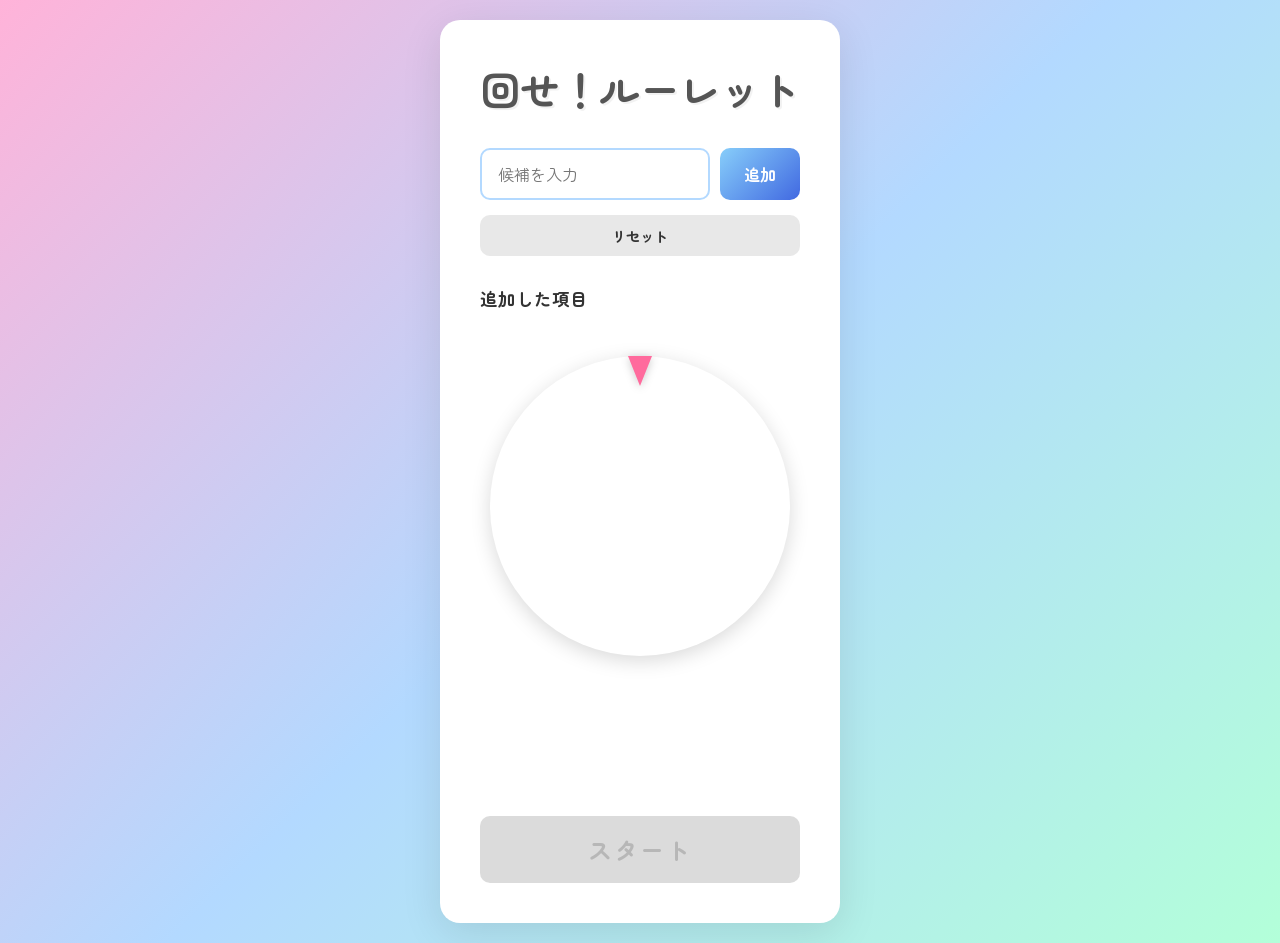
<file: index.html>
<!DOCTYPE html>
<html lang="ja">
<head>
    <meta charset="UTF-8">
    <meta name="viewport" content="width=device-width, initial-scale=1.0">
    <title>Webアプリ</title>
</head>
<body>
    <div id="app"></div>

    <script src="app.js"></script>
</body>
</html>
</file>
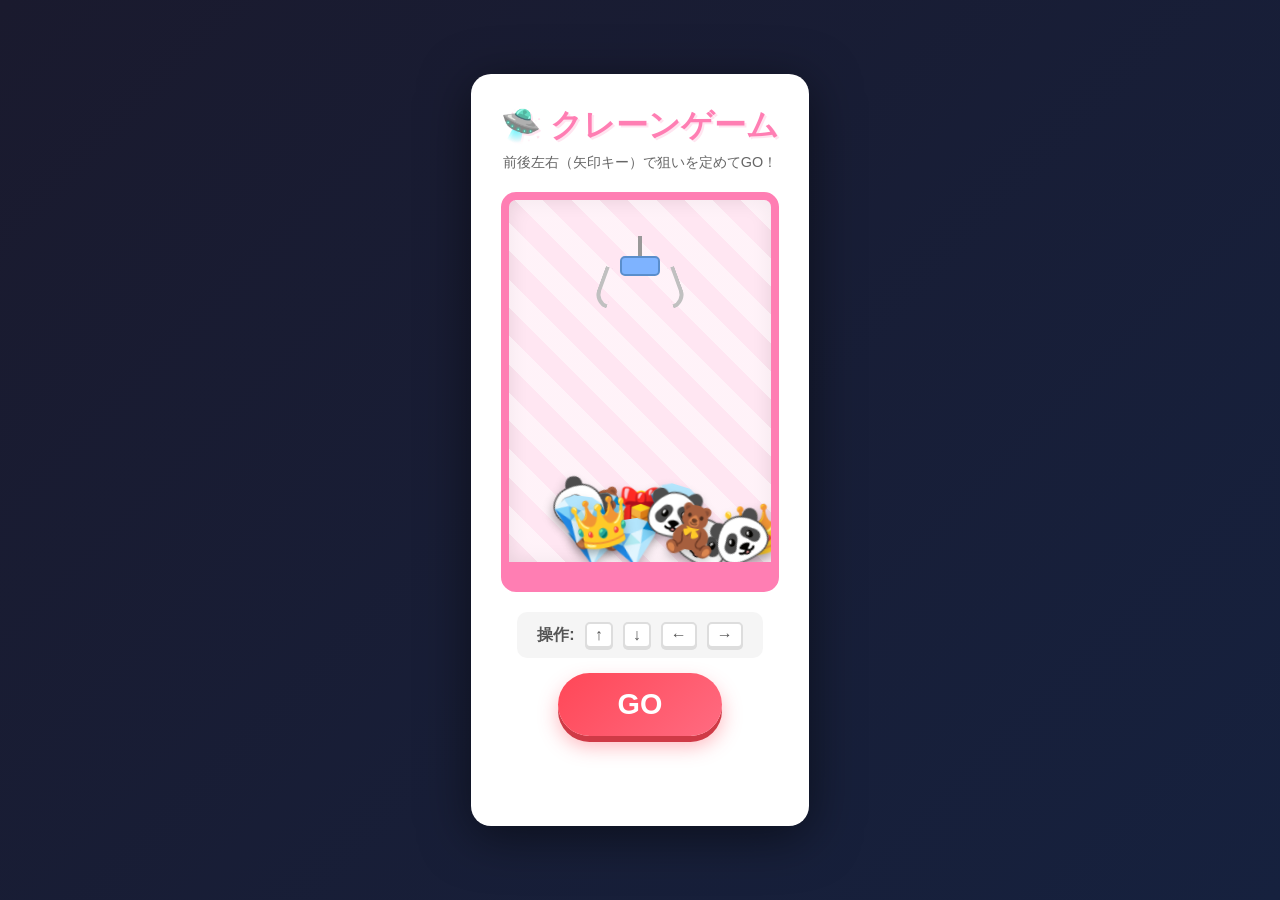
<file: clanegame.html>
<!DOCTYPE html>
<html lang="ja">
<head>
    <meta charset="UTF-8">
    <meta name="viewport" content="width=device-width, initial-scale=1.0">
    <title>クレーンゲーム</title>
</head>
<body>
    <div id="app"></div>

    <script>
        class CraneGameApp {
            constructor() {
                this.appContainer = document.getElementById('app');
                
                // クレーンの位置と状態
                this.craneX = 50;
                this.craneZ = 10;
                this.isMoving = false;
                
                // キーボードの入力状態
                this.keys = {
                    ArrowUp: false,
                    ArrowDown: false,
                    ArrowLeft: false,
                    ArrowRight: false
                };
                
                // 景品リスト
                this.prizes = ['🧸', '🎁', '🐼', '🐰', '💎', '👑'];
                
                this.render();
                this.attachEventListeners();
                this.startGameLoop();
                this.scatterPrizes();
            }
            
            createStyles() {
                const style = document.createElement('style');
                style.textContent = `
                    :root {
                        --arcade-pink: #ff7eb3;
                        --arcade-blue: #7eb3ff;
                        --machine-bg: #ffe6f2;
                        --dark-gray: #333;
                        --claw-color: #c0c0c0;
                    }
                    
                    * {
                        margin: 0;
                        padding: 0;
                        box-sizing: border-box;
                    }
                    
                    body {
                        font-family: 'Segoe UI', Tahoma, Geneva, Verdana, sans-serif;
                        background: linear-gradient(135deg, #1a1a2e 0%, #16213e 100%);
                        min-height: 100vh;
                        padding: 20px;
                        display: flex;
                        justify-content: center;
                        align-items: center;
                        color: var(--dark-gray);
                    }
                    
                    .container {
                        background: white;
                        border-radius: 20px;
                        padding: 30px;
                        width: 100%;
                        max-width: 450px;
                        box-shadow: 0 10px 50px rgba(0, 0, 0, 0.5);
                        text-align: center;
                    }
                    
                    h1 {
                        color: var(--arcade-pink);
                        margin-bottom: 5px;
                        font-size: 2em;
                        text-shadow: 2px 2px 0px rgba(255, 126, 179, 0.2);
                    }
                    
                    .subtitle {
                        color: #666;
                        font-size: 0.9em;
                        margin-bottom: 20px;
                    }
                    
                    .game-screen {
                        position: relative;
                        width: 100%;
                        height: 400px;
                        background: var(--machine-bg);
                        border: 8px solid var(--arcade-pink);
                        border-radius: 15px;
                        border-bottom-width: 30px;
                        overflow: hidden;
                        margin-bottom: 20px;
                        box-shadow: inset 0 0 20px rgba(0,0,0,0.1);
                    }
                    
                    .game-screen::before {
                        content: '';
                        position: absolute;
                        top: 0; left: 0; right: 0; bottom: 0;
                        background: repeating-linear-gradient(
                            45deg,
                            transparent,
                            transparent 20px,
                            rgba(255, 255, 255, 0.5) 20px,
                            rgba(255, 255, 255, 0.5) 40px
                        );
                        z-index: 1;
                    }
                    
                    .crane-system {
                        position: absolute;
                        top: 10%;
                        left: 50%;
                        transform: translateX(-50%);
                        z-index: 10;
                        display: flex;
                        flex-direction: column;
                        align-items: center;
                        transition: top 0.1s, left 0.1s;
                    }
                    
                    .wire {
                        width: 4px;
                        height: 20px;
                        background: #999;
                        transition: height 1s cubic-bezier(0.25, 0.1, 0.25, 1);
                    }
                    
                    .claw-base {
                        width: 40px;
                        height: 20px;
                        background: var(--arcade-blue);
                        border-radius: 5px;
                        border: 2px solid #5a8ecc;
                        position: relative;
                        z-index: 2;
                    }
                    
                    .prongs {
                        display: flex;
                        justify-content: space-between;
                        width: 70px;
                        margin-top: -5px;
                    }
                    
                    .prong {
                        width: 15px;
                        height: 40px;
                        border: 4px solid var(--claw-color);
                        border-top: none;
                        transition: transform 0.3s ease;
                    }
                    
                    .prong.left {
                        border-right: none;
                        border-radius: 0 0 0 15px;
                        transform-origin: top right;
                        transform: rotate(20deg);
                    }
                    
                    .prong.right {
                        border-left: none;
                        border-radius: 0 0 15px 0;
                        transform-origin: top left;
                        transform: rotate(-20deg);
                    }
                    
                    .crane-system.closed .prong.left { transform: rotate(0deg); }
                    .crane-system.closed .prong.right { transform: rotate(0deg); }
                    
                    .caught-prize {
                        position: absolute;
                        top: 35px;
                        font-size: 2.5em;
                        opacity: 0;
                        transition: opacity 0.2s;
                        pointer-events: none;
                    }
                    
                    .crane-system.has-prize .caught-prize { opacity: 1; }
                    
                    .prize-area {
                        position: absolute;
                        bottom: -10px;
                        width: 100%;
                        height: 100px;
                        z-index: 5;
                    }
                    
                    .scattered-prize {
                        position: absolute;
                        font-size: 3em;
                        filter: drop-shadow(0 5px 5px rgba(0,0,0,0.2));
                    }
                    
                    .controls {
                        display: flex;
                        flex-direction: column;
                        gap: 15px;
                        align-items: center;
                    }
                    
                    .btn-go {
                        background: linear-gradient(135deg, #ff4757, #ff6b81);
                        color: white;
                        font-size: 1.8em;
                        font-weight: bold;
                        padding: 15px 60px;
                        border: none;
                        border-radius: 50px;
                        cursor: pointer;
                        box-shadow: 0 6px 0 #cf3a46, 0 10px 20px rgba(255, 71, 87, 0.4);
                        transition: all 0.1s ease;
                    }
                    
                    .btn-go:hover:not(:disabled) {
                        transform: translateY(2px);
                        box-shadow: 0 4px 0 #cf3a46, 0 8px 15px rgba(255, 71, 87, 0.4);
                    }
                    
                    .btn-go:active:not(:disabled) {
                        transform: translateY(6px);
                        box-shadow: 0 0 0 #cf3a46, 0 4px 5px rgba(255, 71, 87, 0.4);
                    }
                    
                    .btn-go:disabled {
                        background: #ccc;
                        box-shadow: 0 6px 0 #999;
                        cursor: not-allowed;
                        transform: none;
                    }
                    
                    .instructions {
                        display: flex;
                        gap: 10px;
                        justify-content: center;
                        align-items: center;
                        background: #f5f5f5;
                        padding: 10px 20px;
                        border-radius: 10px;
                        font-weight: bold;
                        color: #555;
                    }
                    
                    .key-icon {
                        background: white;
                        border: 2px solid #ddd;
                        border-radius: 5px;
                        padding: 2px 8px;
                        box-shadow: 0 2px 0 #ddd;
                    }
        
                    #resultMessage {
                        min-height: 30px;
                        font-size: 1.2em;
                        font-weight: bold;
                        color: var(--arcade-pink);
                        margin-top: 15px;
                    }
                `;
                document.head.appendChild(style);
            }
            
            render() {
                this.createStyles();
                
                const html = `
                    <div class="container">
                        <h1>🛸 クレーンゲーム</h1>
                        <div class="subtitle">前後左右（矢印キー）で狙いを定めてGO！</div>
                        
                        <div class="game-screen">
                            <div class="crane-system" id="craneSystem">
                                <div class="wire" id="craneWire"></div>
                                <div class="claw-base"></div>
                                <div class="prongs">
                                    <div class="prong left"></div>
                                    <div class="prong right"></div>
                                </div>
                                <div class="caught-prize" id="caughtPrize">🧸</div>
                            </div>
                            
                            <div class="prize-area" id="prizeArea">
                            </div>
                        </div>
                        
                        <div class="controls">
                            <div class="instructions">
                                操作: <span class="key-icon">↑</span><span class="key-icon">↓</span><span class="key-icon">←</span><span class="key-icon">→</span>
                            </div>
                            <button id="btnGo" class="btn-go">GO</button>
                            <div id="resultMessage"></div>
                        </div>
                    </div>
                `;
                
                this.appContainer.innerHTML = html;
                
                this.craneSystem = document.getElementById('craneSystem');
                this.craneWire = document.getElementById('craneWire');
                this.btnGo = document.getElementById('btnGo');
                this.resultMessage = document.getElementById('resultMessage');
                this.prizeArea = document.getElementById('prizeArea');
                this.caughtPrize = document.getElementById('caughtPrize');
            }
            
            scatterPrizes() {
                this.prizeArea.innerHTML = '';
                for (let i = 0; i < 15; i++) {
                    const prize = document.createElement('div');
                    prize.className = 'scattered-prize';
                    prize.textContent = this.prizes[Math.floor(Math.random() * this.prizes.length)];
                    
                    const left = Math.random() * 80 + 5;
                    const bottom = Math.random() * 40;
                    const rotate = Math.random() * 60 - 30;
                    
                    prize.style.left = `${left}%`;
                    prize.style.bottom = `${bottom}px`;
                    prize.style.transform = `rotate(${rotate}deg)`;
                    
                    this.prizeArea.appendChild(prize);
                }
            }
            
            attachEventListeners() {
                document.addEventListener('keydown', (e) => {
                    if (['ArrowUp', 'ArrowDown', 'ArrowLeft', 'ArrowRight'].includes(e.key)) {
                        e.preventDefault();
                        if (!this.isMoving) {
                            this.keys[e.key] = true;
                        }
                    }
                });
                
                document.addEventListener('keyup', (e) => {
                    if (this.keys.hasOwnProperty(e.key)) {
                        this.keys[e.key] = false;
                    }
                });
                
                this.btnGo.addEventListener('click', () => this.dropCrane());
            }
            
            startGameLoop() {
                setInterval(() => {
                    if (this.isMoving) return;
                    
                    const speed = 1.5;
                    let moved = false;
                    
                    if (this.keys.ArrowLeft) { this.craneX -= speed; moved = true; }
                    if (this.keys.ArrowRight) { this.craneX += speed; moved = true; }
                    if (this.keys.ArrowUp) { this.craneZ -= speed; moved = true; }
                    if (this.keys.ArrowDown) { this.craneZ += speed; moved = true; }
                    
                    this.craneX = Math.max(5, Math.min(95, this.craneX));
                    this.craneZ = Math.max(5, Math.min(45, this.craneZ));
                    
                    if (moved) {
                        this.updateCraneVisual();
                        this.resultMessage.textContent = '';
                    }
                }, 20);
            }
            
            updateCraneVisual() {
                this.craneSystem.style.left = `${this.craneX}%`;
                this.craneSystem.style.top = `${this.craneZ}%`;
            }
            
            dropCrane() {
                if (this.isMoving) return;
                
                this.isMoving = true;
                this.btnGo.disabled = true;
                this.resultMessage.textContent = 'アーム降下中...';
                
                const dropHeight = 250 - (this.craneZ * 2.5);
                this.craneWire.style.height = `${dropHeight}px`;
                
                setTimeout(() => {
                    this.craneSystem.classList.add('closed');
                    
                    const isSuccess = Math.random() < 0.5;
                    
                    if (isSuccess) {
                        const randomPrize = this.prizes[Math.floor(Math.random() * this.prizes.length)];
                        this.caughtPrize.textContent = randomPrize;
                        this.craneSystem.classList.add('has-prize');
                    }
                    
                    setTimeout(() => {
                        this.craneWire.style.height = '20px';
                        
                        setTimeout(() => {
                            if (isSuccess) {
                                this.resultMessage.style.color = '#2ecc71';
                                this.resultMessage.textContent = '🎉 おめでとう！景品ゲット！ 🎉';
                            } else {
                                this.resultMessage.style.color = '#e74c3c';
                                this.resultMessage.textContent = '💦 残念！アームがすっぽ抜けました...';
                            }
                            
                            this.resetCrane();
                            
                        }, 1000);
                    }, 600);
                }, 1000);
            }
            
            resetCrane() {
                setTimeout(() => {
                    this.craneSystem.classList.remove('closed');
                    this.craneSystem.classList.remove('has-prize');
                    this.isMoving = false;
                    this.btnGo.disabled = false;
                }, 1500);
            }
        }

        // ここでアプリを起動します
        window.craneApp = new CraneGameApp();
    </script>
</body>
</html>
</file>
